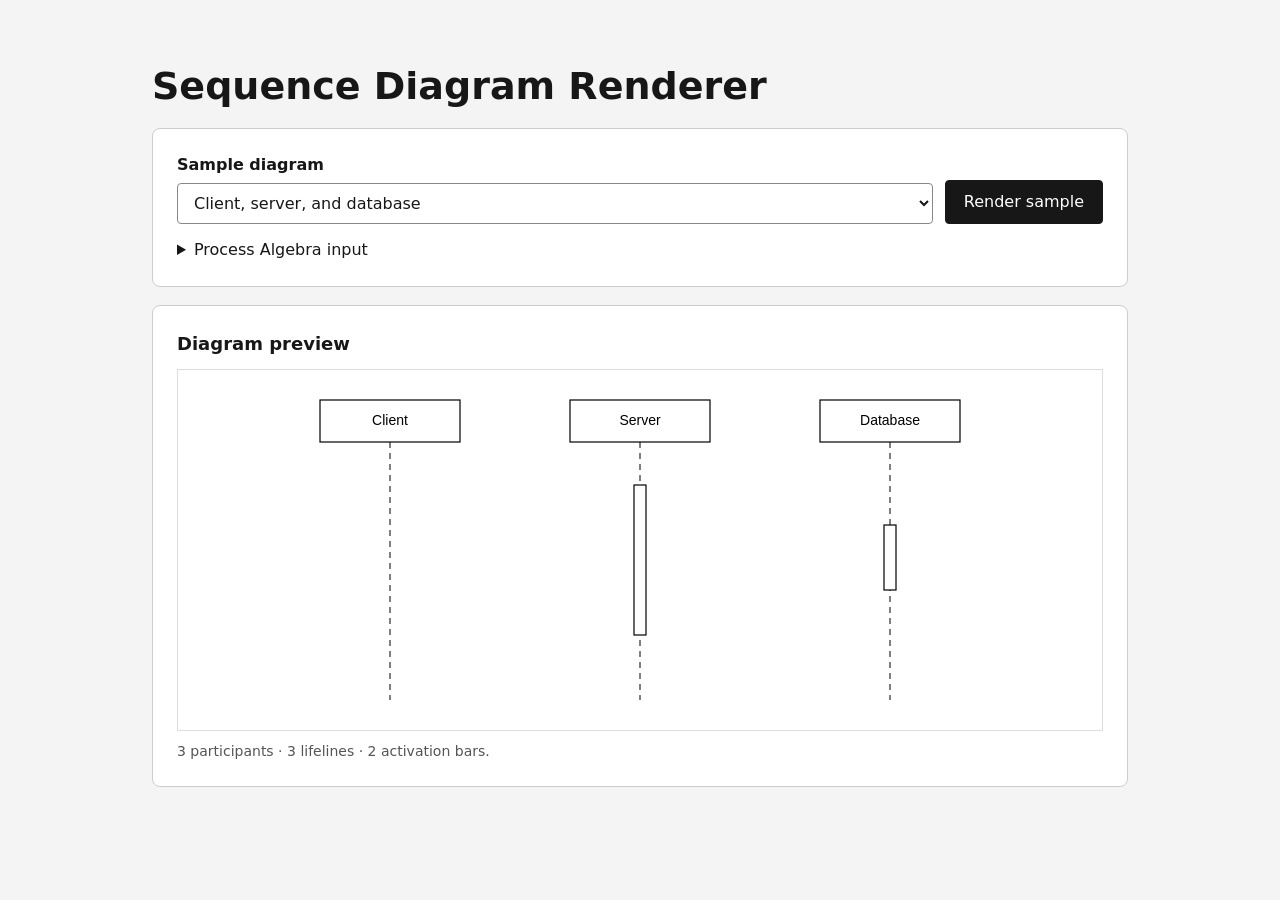
<file: index.html>
﻿<!DOCTYPE html>
<html lang="en">
<head>
  <meta charset="UTF-8">
  <meta name="viewport" content="width=device-width, initial-scale=1">
  <title>Sequence Diagram Renderer</title>
  <link rel="stylesheet" href="style.css">
  <script src="basicGraphics.js" defer></script>
</head>
<body>
  <main>
    <header>
      <h1>Sequence Diagram Renderer</h1>
    </header>
    <section class="panel">
      <div class="sample-controls">
        <div>
          <label for="sample">Sample diagram</label>
          <select id="sample">
            <option value="basic">Client, server, and database</option>
            <option value="nested">Nested service activations</option>
          </select>
        </div>
        <button id="render" type="button">Render sample</button>
      </div>
      <details>
        <summary>Process Algebra input</summary>
        <label for="source">Source text</label>
        <textarea id="source" rows="3" aria-describedby="source-hint" disabled></textarea>
        <p id="source-hint" class="hint">Input will be available after parser integration.</p>
      </details>
    </section>
    <section class="panel">
      <h2>Diagram preview</h2>
      <div class="preview" tabindex="0" role="region" aria-label="Scrollable diagram preview">
        <svg id="diagram" xmlns="http://www.w3.org/2000/svg" viewBox="0 0 760 360"
             role="img" aria-label="UML participants, lifelines, and activation bars"></svg>
      </div>
      <p id="status" role="status"></p>
    </section>
  </main>
</body>
</html>
</file>
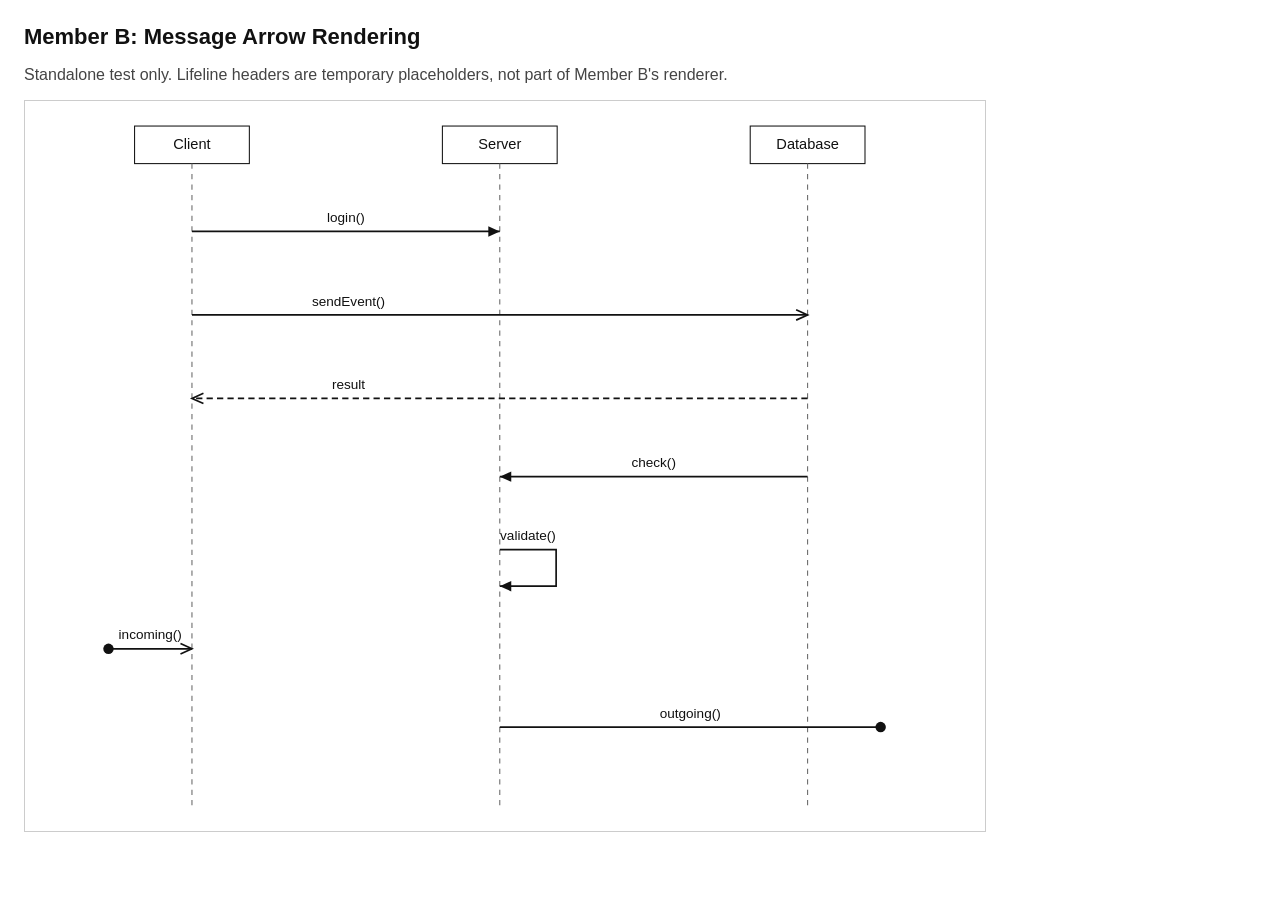
<file: demo-arrows.html>
<!doctype html>
<html lang="en">
<head>
  <meta charset="utf-8" />
  <meta name="viewport"
        content="width=device-width, initial-scale=1" />

  <title>Member B - UML Message Arrow Demo</title>

  <style>
    body {
      margin: 24px;
      font-family: Arial, Helvetica, sans-serif;
      background: white;
      color: #111;
    }

    h1 {
      font-size: 22px;
    }

    p {
      color: #444;
    }

    svg {
      display: block;
      width: 100%;
      max-width: 960px;
      height: auto;
      background: white;
      border: 1px solid #ccc;
    }
  </style>
</head>

<body>

  <h1>Member B: Message Arrow Rendering</h1>

  <p>
    Standalone test only. Lifeline headers are temporary
    placeholders, not part of Member B's renderer.
  </p>

  <svg
    id="diagram"
    viewBox="0 0 920 700"
    role="img"
    aria-label="UML sequence diagram message types">
  </svg>

  <script type="module">
    import { drawMessage } from './src/messageArrows.js';

    const svg = document.getElementById('diagram');
    const ns = 'http://www.w3.org/2000/svg';

    const lifelines = [160, 455, 750];
    const names = ['Client', 'Server', 'Database'];

    // Temporary lifelines for testing
    // Member C will handle these in the final application.

    lifelines.forEach((x, i) => {

      const header = document.createElementNS(ns, 'rect');

      Object.entries({
        x: x - 55,
        y: 24,
        width: 110,
        height: 36,
        fill: 'white',
        stroke: '#111'
      }).forEach(([k, v]) => header.setAttribute(k, v));

      svg.appendChild(header);

      const title = document.createElementNS(ns, 'text');

      Object.entries({
        x,
        y: 46,
        'text-anchor': 'middle',
        'font-size': 14,
        fill: '#111'
      }).forEach(([k, v]) => title.setAttribute(k, v));

      title.textContent = names[i];
      svg.appendChild(title);

      const lifeline = document.createElementNS(ns, 'line');

      Object.entries({
        x1: x,
        x2: x,
        y1: 60,
        y2: 675,
        stroke: '#666',
        'stroke-dasharray': '5 5'
      }).forEach(([k, v]) => lifeline.setAttribute(k, v));

      svg.appendChild(lifeline);
    });

    // 1. Synchronous message
    drawMessage(svg, {
      type: 'synchronous',
      fromX: 160,
      toX: 455,
      y: 125,
      label: 'login()'
    });

    // 2. Asynchronous message
    drawMessage(svg, {
      type: 'asynchronous',
      fromX: 160,
      toX: 750,
      y: 205,
      label: 'sendEvent()',
      labelX: 310
    });

    // 3. Reply message
    drawMessage(svg, {
      type: 'reply',
      fromX: 750,
      toX: 160,
      y: 285,
      label: 'result',
      labelX: 310
    });

    // 4. Right-to-left synchronous message
    drawMessage(svg, {
      type: 'synchronous',
      fromX: 750,
      toX: 455,
      y: 360,
      label: 'check()'
    });

    // 5. Self-message
    drawMessage(svg, {
      type: 'self',
      fromX: 455,
      toX: 455,
      y: 430,
      label: 'validate()'
    });

    // 6. Found message
    drawMessage(svg, {
      type: 'found',
      fromX: 80,
      toX: 160,
      y: 525,
      label: 'incoming()'
    });

    // 7. Lost message
    drawMessage(svg, {
      type: 'lost',
      fromX: 455,
      toX: 820,
      y: 600,
      label: 'outgoing()'
    });

  </script>

</body>
</html>
</file>
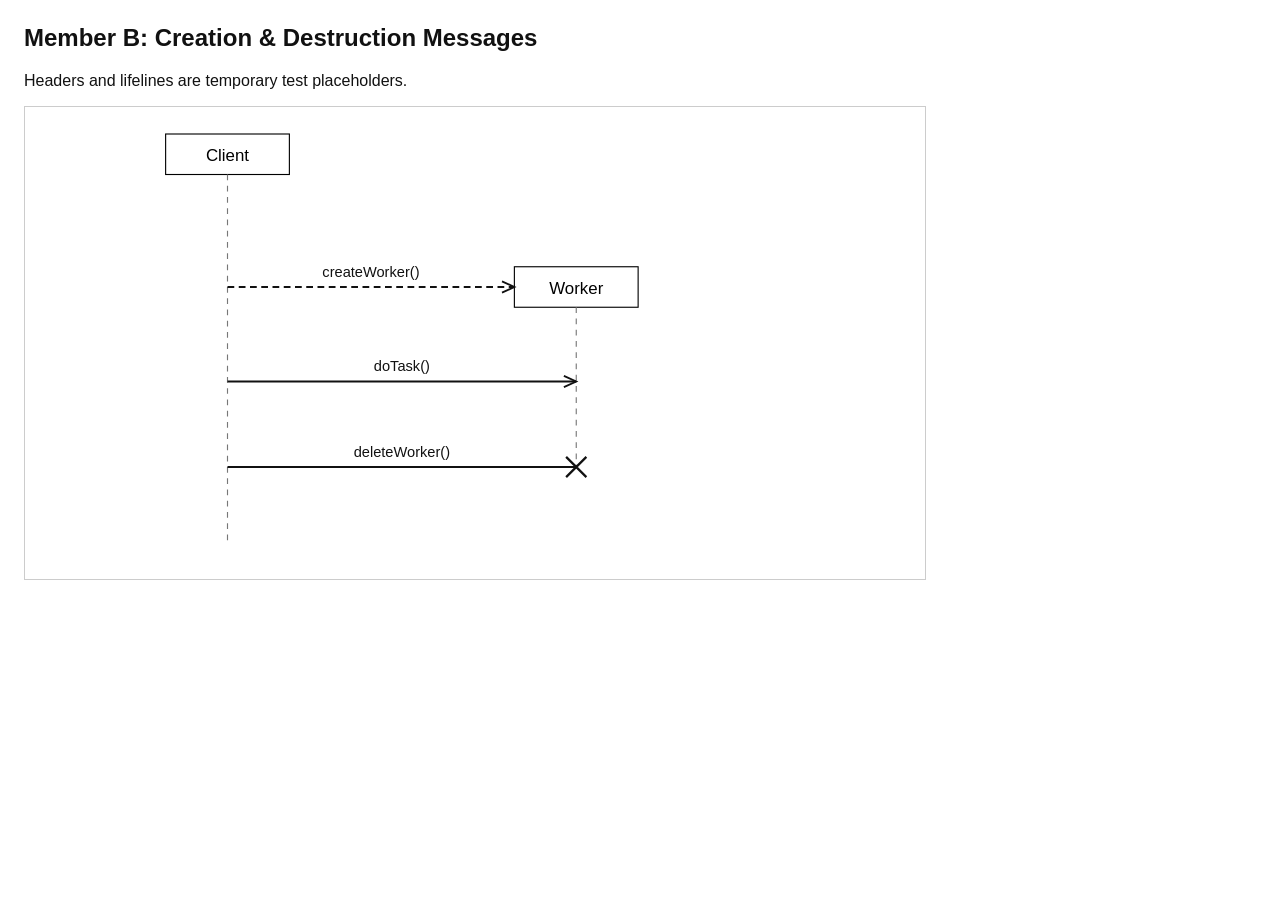
<file: demo-lifecycle.html>
<!doctype html>
<html lang="en">
<head>
  <meta charset="UTF-8">
  <meta name="viewport"
        content="width=device-width, initial-scale=1">

  <title>Member B - Creation & Destruction Demo</title>

  <style>
    body {
      font-family: Arial, sans-serif;
      margin: 24px;
      color: #111;
    }

    svg {
      border: 1px solid #ccc;
      width: 100%;
      max-width: 900px;
      height: auto;
    }
  </style>
</head>

<body>

  <h2>Member B: Creation & Destruction Messages</h2>

  <p>
    Headers and lifelines are temporary test placeholders.
  </p>

  <svg id="diagram" viewBox="0 0 800 420"></svg>

  <script type="module">
    import { drawMessage } from './src/messageArrows.js';

    const svg = document.getElementById('diagram');
    const ns = 'http://www.w3.org/2000/svg';

    function add(tag, attributes, label = '') {
      const element = document.createElementNS(ns, tag);

      Object.entries(attributes).forEach(([k, v]) => {
        element.setAttribute(k, v);
      });

      if (label) element.textContent = label;

      svg.appendChild(element);
    }

    // Temporary participant graphics for testing
    function participant(x, name, headerY, endY) {
      add('rect', {
        x: x - 55,
        y: headerY,
        width: 110,
        height: 36,
        fill: 'white',
        stroke: 'black'
      });

      add('text', {
        x,
        y: headerY + 24,
        'text-anchor': 'middle',
        'font-size': 15
      }, name);

      add('line', {
        x1: x,
        x2: x,
        y1: headerY + 36,
        y2: endY,
        stroke: '#777',
        'stroke-dasharray': '5 5'
      });
    }

    // Existing participant
    participant(180, 'Client', 24, 385);

    // Worker is created later and destroyed at y = 320
    participant(490, 'Worker', 142, 320);

    // CREATION
    drawMessage(svg, {
      type: 'create',
      fromX: 180,
      toX: 490,
      y: 160,
      label: 'createWorker()',
      targetHeaderWidth: 110
    });

    // NORMAL MESSAGE
    drawMessage(svg, {
      type: 'asynchronous',
      fromX: 180,
      toX: 490,
      y: 244,
      label: 'doTask()'
    });

    // DESTRUCTION
    drawMessage(svg, {
      type: 'destroy',
      fromX: 180,
      toX: 490,
      y: 320,
      label: 'deleteWorker()'
    });

  </script>
</body>
</html>
</file>
<file: style.css>
﻿* { box-sizing: border-box; }

body {
  margin: 0;
  background: #f4f4f4;
  color: #171717;
  font: 16px/1.5 system-ui, sans-serif;
}

main {
  max-width: 1040px;
  margin: clamp(24px, 5vw, 64px) auto;
  padding: 0 clamp(12px, 4vw, 32px);
}

h1 { margin: 0; font-size: clamp(26px, 5vw, 38px); line-height: 1.2; }
h2 { margin: 0 0 12px; font-size: 18px; }

.panel {
  background: #fff;
  border: 1px solid #ccc;
  border-radius: 8px;
  padding: clamp(12px, 3vw, 24px);
  margin: 18px 0;
}

.sample-controls { display: flex; flex-wrap: wrap; align-items: end; gap: 12px; }
.sample-controls > div { flex: 1 1 240px; min-width: 0; }

label { display: block; font-weight: 600; margin-bottom: 6px; }

select, textarea, button { font: inherit; }
select, textarea {
  width: 100%;
  padding: 9px 12px;
  color: #171717;
  background: #fff;
  border: 1px solid #888;
  border-radius: 4px;
}

textarea { resize: vertical; }
textarea:disabled { background: #f4f4f4; }
details { margin-top: 14px; }
summary { cursor: pointer; }
details label { margin-top: 10px; }

button {
  background: #171717;
  color: #fff;
  border: 1px solid #171717;
  border-radius: 4px;
  padding: 9px 18px;
  cursor: pointer;
}

:focus-visible { outline: 2px solid #171717; outline-offset: 3px; }
.hint, #status { margin: 10px 0 0; color: #555; font-size: 14px; }
#status[data-error] { color: #171717; font-weight: 700; }

.preview { overflow: auto; border: 1px solid #ddd; background: #fff; }
#diagram { display: block; max-width: 100%; min-width: 520px; height: auto; margin: 0 auto; font: 14px Arial, sans-serif; }
</file>
